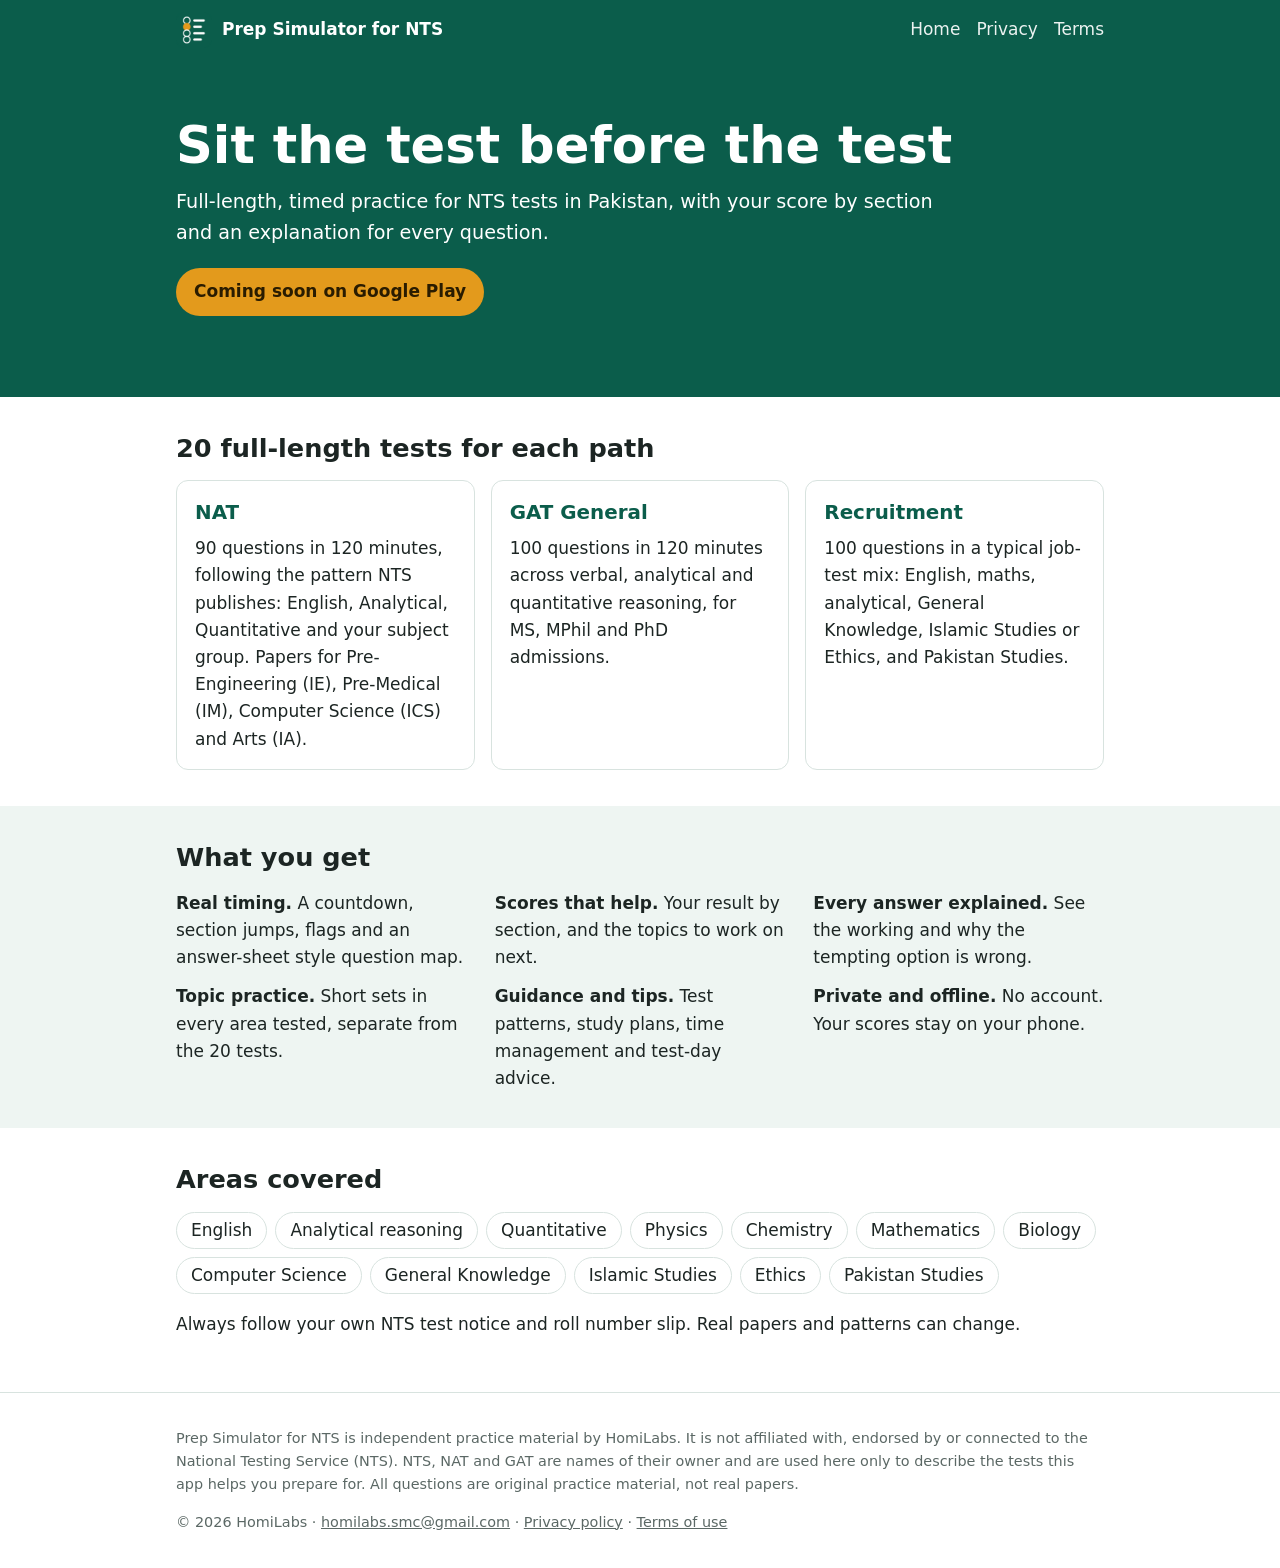
<file: index.html>
<!doctype html>
<html lang="en">
<head>
<meta charset="utf-8">
<meta name="viewport" content="width=device-width, initial-scale=1">
<title>Prep Simulator for NTS – NAT, GAT and recruitment mock tests</title>
<meta name="description" content="Practise for NTS tests in Pakistan on Android: 20 full-length timed NAT, GAT General and recruitment mock tests, topic practice, explanations for every question, and guidance. Free, offline, no account.">
<meta property="og:title" content="Prep Simulator for NTS – NAT, GAT and recruitment mock tests">
<meta property="og:description" content="Practise for NTS tests in Pakistan on Android: 20 full-length timed NAT, GAT General and recruitment mock tests, topic practice, explanations for every question, and guidance. Free, offline, no account.">
<meta property="og:url" content="https://nts.homilabs.org/">
<meta name="theme-color" content="#0b5d4b">
<link rel="canonical" href="https://nts.homilabs.org/">
<link rel="icon" href="img/favicon.png">
<link rel="stylesheet" href="style.css">
</head>
<body>
<header class="top"><div class="wrap">
  <a class="brand" href="index.html"><img src="img/icon.png" alt="" width="36" height="36">Prep Simulator for NTS</a>
  <nav class="nav"><a href="index.html">Home</a><a href="privacy.html">Privacy</a><a href="terms.html">Terms</a></nav>
</div></header>

<main>
<section class="hero"><div class="wrap">
  <h1>Sit the test before the test</h1>
  <p class="lead">Full-length, timed practice for NTS tests in Pakistan, with your score by section and an explanation for every question.</p>
  <p class="cta"><span class="soon">Coming soon on Google Play</span></p>
</div></section>

<section class="wrap" id="tests">
  <h2>20 full-length tests for each path</h2>
  <div class="cards">
    <article><h3>NAT</h3><p>90 questions in 120 minutes, following the pattern NTS publishes: English, Analytical, Quantitative and your subject group. Papers for Pre-Engineering (IE), Pre-Medical (IM), Computer Science (ICS) and Arts (IA).</p></article>
    <article><h3>GAT General</h3><p>100 questions in 120 minutes across verbal, analytical and quantitative reasoning, for MS, MPhil and PhD admissions.</p></article>
    <article><h3>Recruitment</h3><p>100 questions in a typical job-test mix: English, maths, analytical, General Knowledge, Islamic Studies or Ethics, and Pakistan Studies.</p></article>
  </div>
</section>

<section class="band"><div class="wrap">
  <h2>What you get</h2>
  <ul class="ticks">
    <li><strong>Real timing.</strong> A countdown, section jumps, flags and an answer-sheet style question map.</li>
    <li><strong>Scores that help.</strong> Your result by section, and the topics to work on next.</li>
    <li><strong>Every answer explained.</strong> See the working and why the tempting option is wrong.</li>
    <li><strong>Topic practice.</strong> Short sets in every area tested, separate from the 20 tests.</li>
    <li><strong>Guidance and tips.</strong> Test patterns, study plans, time management and test-day advice.</li>
    <li><strong>Private and offline.</strong> No account. Your scores stay on your phone.</li>
  </ul>
</div></section>

<section class="wrap" id="areas">
  <h2>Areas covered</h2>
  <p class="chips"><span>English</span><span>Analytical reasoning</span><span>Quantitative</span><span>Physics</span><span>Chemistry</span><span>Mathematics</span><span>Biology</span><span>Computer Science</span><span>General Knowledge</span><span>Islamic Studies</span><span>Ethics</span><span>Pakistan Studies</span></p>
  <p>Always follow your own NTS test notice and roll number slip. Real papers and patterns can change.</p>
</section>
</main>
<footer class="foot"><div class="wrap">
  <p>Prep Simulator for NTS is independent practice material by HomiLabs. It is not affiliated with, endorsed by or connected to the National Testing Service (NTS). NTS, NAT and GAT are names of their owner and are used here only to describe the tests this app helps you prepare for. All questions are original practice material, not real papers.</p>
  <p>© 2026 HomiLabs · <a href="mailto:homilabs.smc@gmail.com">homilabs.smc@gmail.com</a> · <a href="privacy.html">Privacy policy</a> · <a href="terms.html">Terms of use</a></p>
</div></footer>
</body>
</html>
</file>
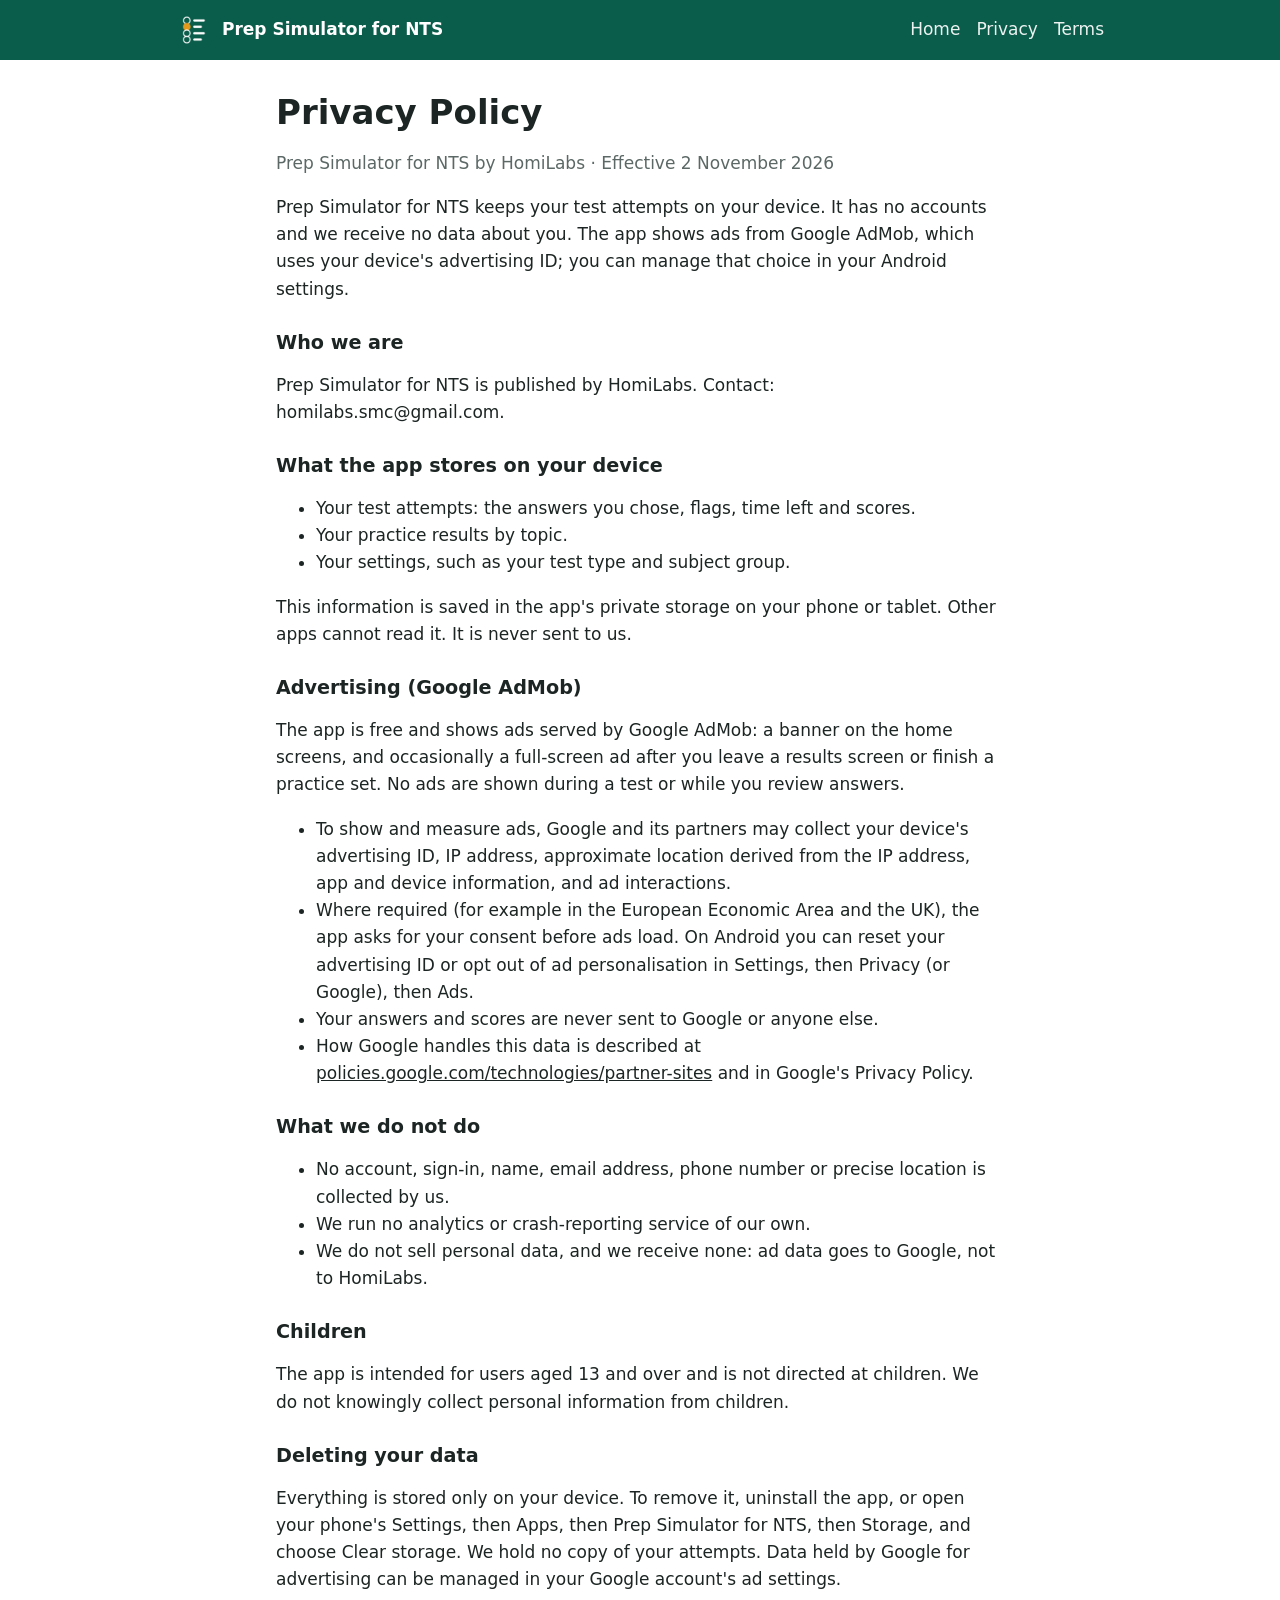
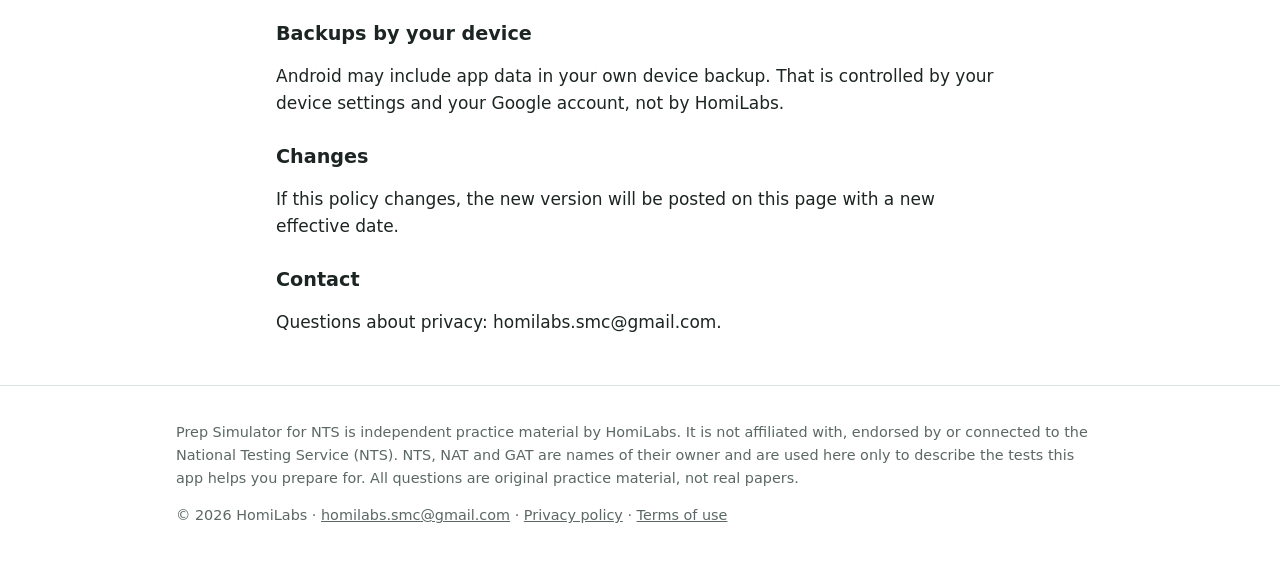
<file: privacy.html>
<!doctype html>
<html lang="en">
<head>
<meta charset="utf-8">
<meta name="viewport" content="width=device-width, initial-scale=1">
<title>Privacy Policy – Prep Simulator for NTS</title>
<meta name="description" content="Privacy policy of the Prep Simulator for NTS Android app by HomiLabs.">
<meta property="og:title" content="Privacy Policy – Prep Simulator for NTS">
<meta property="og:description" content="Privacy policy of the Prep Simulator for NTS Android app by HomiLabs.">
<meta property="og:url" content="https://nts.homilabs.org/privacy.html">
<meta name="theme-color" content="#0b5d4b">
<link rel="canonical" href="https://nts.homilabs.org/privacy.html">
<link rel="icon" href="img/favicon.png">
<link rel="stylesheet" href="style.css">
</head>
<body>
<header class="top"><div class="wrap">
  <a class="brand" href="index.html"><img src="img/icon.png" alt="" width="36" height="36">Prep Simulator for NTS</a>
  <nav class="nav"><a href="index.html">Home</a><a href="privacy.html">Privacy</a><a href="terms.html">Terms</a></nav>
</div></header>
<main class="wrap doc">
<h1>Privacy Policy</h1>
<p class="muted">Prep Simulator for NTS by HomiLabs · Effective 2 November 2026</p>
<p>Prep Simulator for NTS keeps your test attempts on your device. It has no accounts and we receive no data about you. The app shows ads from Google AdMob, which uses your device's advertising ID; you can manage that choice in your Android settings.</p><h2>Who we are</h2>
<p>Prep Simulator for NTS is published by HomiLabs. Contact: homilabs.smc@gmail.com.</p>
<h2>What the app stores on your device</h2>
<ul><li>Your test attempts: the answers you chose, flags, time left and scores.</li><li>Your practice results by topic.</li><li>Your settings, such as your test type and subject group.</li></ul>
<p>This information is saved in the app's private storage on your phone or tablet. Other apps cannot read it. It is never sent to us.</p>
<h2>Advertising (Google AdMob)</h2>
<p>The app is free and shows ads served by Google AdMob: a banner on the home screens, and occasionally a full-screen ad after you leave a results screen or finish a practice set. No ads are shown during a test or while you review answers.</p>
<ul><li>To show and measure ads, Google and its partners may collect your device's advertising ID, IP address, approximate location derived from the IP address, app and device information, and ad interactions.</li><li>Where required (for example in the European Economic Area and the UK), the app asks for your consent before ads load. On Android you can reset your advertising ID or opt out of ad personalisation in Settings, then Privacy (or Google), then Ads.</li><li>Your answers and scores are never sent to Google or anyone else.</li><li>How Google handles this data is described at <a href="https://policies.google.com/technologies/partner-sites">policies.google.com/technologies/partner-sites</a> and in Google's Privacy Policy.</li></ul>
<h2>What we do not do</h2>
<ul><li>No account, sign-in, name, email address, phone number or precise location is collected by us.</li><li>We run no analytics or crash-reporting service of our own.</li><li>We do not sell personal data, and we receive none: ad data goes to Google, not to HomiLabs.</li></ul>
<h2>Children</h2>
<p>The app is intended for users aged 13 and over and is not directed at children. We do not knowingly collect personal information from children.</p>
<h2>Deleting your data</h2>
<p>Everything is stored only on your device. To remove it, uninstall the app, or open your phone's Settings, then Apps, then Prep Simulator for NTS, then Storage, and choose Clear storage. We hold no copy of your attempts. Data held by Google for advertising can be managed in your Google account's ad settings.</p>
<h2>Backups by your device</h2>
<p>Android may include app data in your own device backup. That is controlled by your device settings and your Google account, not by HomiLabs.</p>
<h2>Changes</h2>
<p>If this policy changes, the new version will be posted on this page with a new effective date.</p>
<h2>Contact</h2>
<p>Questions about privacy: homilabs.smc@gmail.com.</p>
</main>
<footer class="foot"><div class="wrap">
  <p>Prep Simulator for NTS is independent practice material by HomiLabs. It is not affiliated with, endorsed by or connected to the National Testing Service (NTS). NTS, NAT and GAT are names of their owner and are used here only to describe the tests this app helps you prepare for. All questions are original practice material, not real papers.</p>
  <p>© 2026 HomiLabs · <a href="mailto:homilabs.smc@gmail.com">homilabs.smc@gmail.com</a> · <a href="privacy.html">Privacy policy</a> · <a href="terms.html">Terms of use</a></p>
</div></footer>
</body>
</html>
</file>
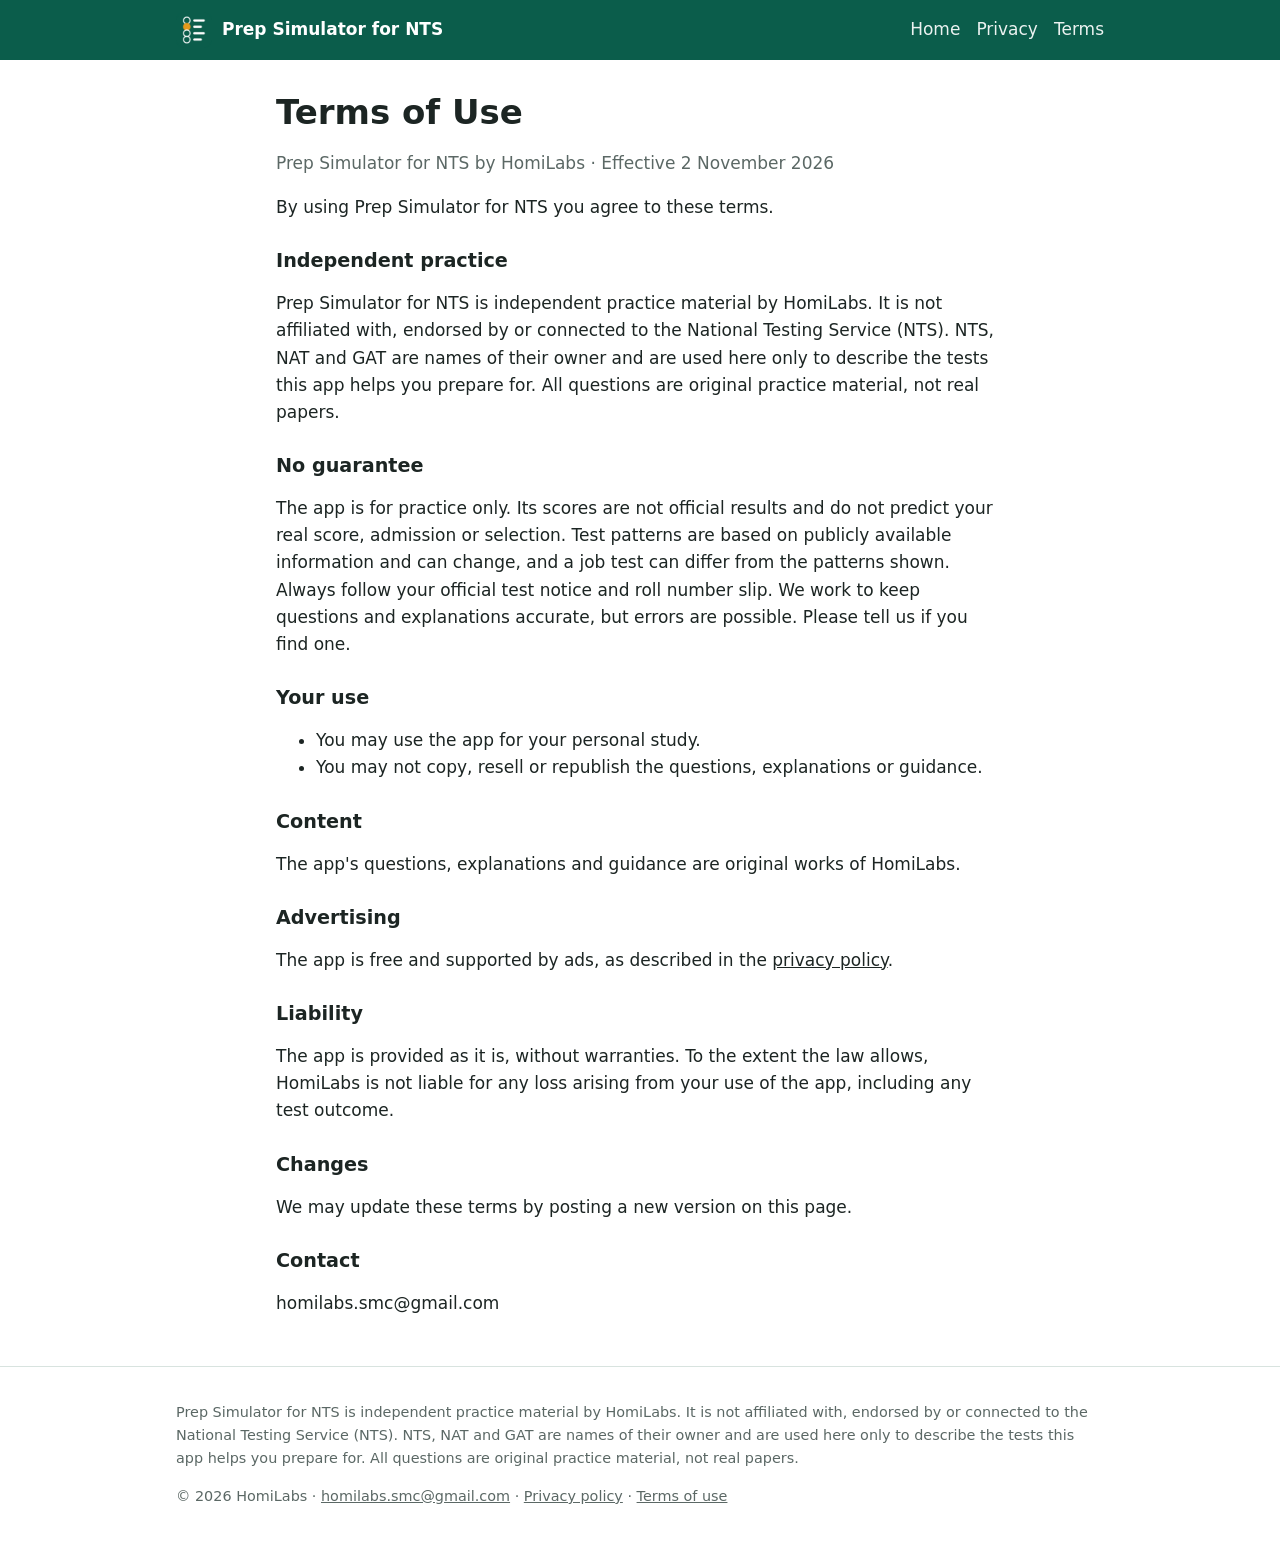
<file: terms.html>
<!doctype html>
<html lang="en">
<head>
<meta charset="utf-8">
<meta name="viewport" content="width=device-width, initial-scale=1">
<title>Terms of Use – Prep Simulator for NTS</title>
<meta name="description" content="Terms of use of the Prep Simulator for NTS Android app by HomiLabs.">
<meta property="og:title" content="Terms of Use – Prep Simulator for NTS">
<meta property="og:description" content="Terms of use of the Prep Simulator for NTS Android app by HomiLabs.">
<meta property="og:url" content="https://nts.homilabs.org/terms.html">
<meta name="theme-color" content="#0b5d4b">
<link rel="canonical" href="https://nts.homilabs.org/terms.html">
<link rel="icon" href="img/favicon.png">
<link rel="stylesheet" href="style.css">
</head>
<body>
<header class="top"><div class="wrap">
  <a class="brand" href="index.html"><img src="img/icon.png" alt="" width="36" height="36">Prep Simulator for NTS</a>
  <nav class="nav"><a href="index.html">Home</a><a href="privacy.html">Privacy</a><a href="terms.html">Terms</a></nav>
</div></header>
<main class="wrap doc">
<h1>Terms of Use</h1>
<p class="muted">Prep Simulator for NTS by HomiLabs · Effective 2 November 2026</p>
<p>By using Prep Simulator for NTS you agree to these terms.</p><h2>Independent practice</h2>
<p>Prep Simulator for NTS is independent practice material by HomiLabs. It is not affiliated with, endorsed by or connected to the National Testing Service (NTS). NTS, NAT and GAT are names of their owner and are used here only to describe the tests this app helps you prepare for. All questions are original practice material, not real papers.</p>
<h2>No guarantee</h2>
<p>The app is for practice only. Its scores are not official results and do not predict your real score, admission or selection. Test patterns are based on publicly available information and can change, and a job test can differ from the patterns shown. Always follow your official test notice and roll number slip. We work to keep questions and explanations accurate, but errors are possible. Please tell us if you find one.</p>
<h2>Your use</h2>
<ul><li>You may use the app for your personal study.</li><li>You may not copy, resell or republish the questions, explanations or guidance.</li></ul>
<h2>Content</h2>
<p>The app's questions, explanations and guidance are original works of HomiLabs.</p>
<h2>Advertising</h2>
<p>The app is free and supported by ads, as described in the <a href="privacy.html">privacy policy</a>.</p>
<h2>Liability</h2>
<p>The app is provided as it is, without warranties. To the extent the law allows, HomiLabs is not liable for any loss arising from your use of the app, including any test outcome.</p>
<h2>Changes</h2>
<p>We may update these terms by posting a new version on this page.</p>
<h2>Contact</h2>
<p>homilabs.smc@gmail.com</p>
</main>
<footer class="foot"><div class="wrap">
  <p>Prep Simulator for NTS is independent practice material by HomiLabs. It is not affiliated with, endorsed by or connected to the National Testing Service (NTS). NTS, NAT and GAT are names of their owner and are used here only to describe the tests this app helps you prepare for. All questions are original practice material, not real papers.</p>
  <p>© 2026 HomiLabs · <a href="mailto:homilabs.smc@gmail.com">homilabs.smc@gmail.com</a> · <a href="privacy.html">Privacy policy</a> · <a href="terms.html">Terms of use</a></p>
</div></footer>
</body>
</html>
</file>
<file: style.css>
:root{--green:#0b5d4b;--amber:#e39a1c;--ink:#1c2523;--muted:#5b6865;--paper:#fff;--tint:#eef5f2;--line:#d8e3df}
@media (prefers-color-scheme:dark){:root{--ink:#e6efec;--muted:#a3b3ae;--paper:#101715;--tint:#18221f;--line:#2b3a36}}
*{box-sizing:border-box}
body{margin:0;background:var(--paper);color:var(--ink);font:17px/1.6 system-ui,-apple-system,"Segoe UI",Roboto,sans-serif}
a{color:inherit}
.wrap{max-width:960px;margin:0 auto;padding:0 16px}
.top{background:var(--green);color:#fff}
.top .wrap{display:flex;flex-wrap:wrap;gap:8px 20px;align-items:center;justify-content:space-between;padding-block:12px}
.brand{display:flex;gap:10px;align-items:center;font-weight:700;text-decoration:none}
.brand img{border-radius:8px}
.nav{display:flex;gap:16px}
.nav a{text-decoration:none;opacity:.92}
.nav a:hover{text-decoration:underline}
.hero{background:var(--green);color:#fff;padding:56px 0 64px}
.hero h1{font-size:clamp(2rem,6vw,3.2rem);line-height:1.15;margin:0 0 12px}
.lead{font-size:1.2rem;max-width:40em;margin:0 0 20px}
.soon{display:inline-block;background:var(--amber);color:#2a1c00;font-weight:700;padding:10px 18px;border-radius:999px}
section.wrap{padding-block:36px}
h2{font-size:1.6rem;line-height:1.25;margin:0 0 16px}
.cards{display:grid;grid-template-columns:repeat(auto-fit,minmax(240px,1fr));gap:16px}
.cards article{border:1px solid var(--line);border-radius:12px;padding:16px 18px}
.cards h3{margin:0 0 6px;color:var(--green)}
@media (prefers-color-scheme:dark){.cards h3{color:#7fd2bb}}
.cards p{margin:0}
.band{background:var(--tint);padding:36px 0}
.ticks{margin:0;padding:0;list-style:none;display:grid;grid-template-columns:repeat(auto-fit,minmax(280px,1fr));gap:12px 28px}
.chips{display:flex;flex-wrap:wrap;gap:8px;margin:0 0 16px}
.chips span{border:1px solid var(--line);border-radius:999px;padding:4px 14px}
.doc{padding-block:32px;max-width:760px}
.doc h1{margin:0 0 4px;line-height:1.2}
.doc h2{font-size:1.2rem;margin:28px 0 6px}
.muted{color:var(--muted)}
.foot{border-top:1px solid var(--line);color:var(--muted);font-size:.9rem;padding:20px 0}
</file>
